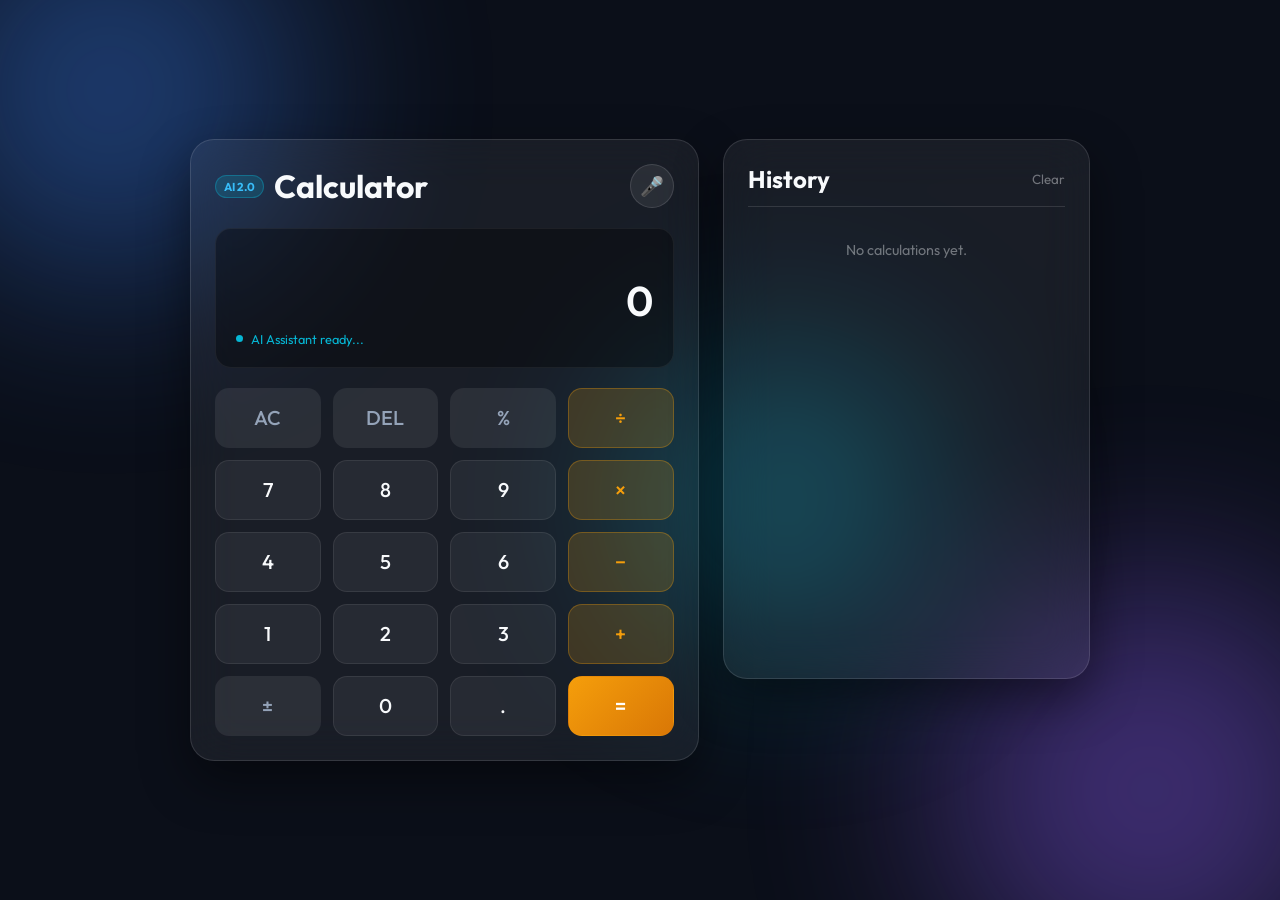
<file: public/standalone/index.html>
<!DOCTYPE html>
<html lang="en">
<head>
  <meta charset="UTF-8">
  <meta name="viewport" content="width=device-width, initial-scale=1.0">
  <title>AI Glassmorphism Calculator</title>
  <link rel="stylesheet" href="style.css">
  <link rel="preconnect" href="https://fonts.googleapis.com">
  <link rel="preconnect" href="https://fonts.gstatic.com" crossorigin>
  <link href="https://fonts.googleapis.com/css2?family=Outfit:wght@300;400;500;600;700&display=swap" rel="stylesheet">
</head>
<body>
  <div class="glow-orb orb-1"></div>
  <div class="glow-orb orb-2"></div>
  <div class="glow-orb orb-3"></div>

  <div class="app-container">
    <main class="calculator-card glass">
      <header class="calc-header">
        <div class="brand">
          <span class="brand-badge">AI 2.0</span>
          <h1>Calculator</h1>
        </div>
        <button id="voice-btn" class="icon-btn voice-btn" title="Click to speak (e.g. '25 times 4' or '15% of 80')">
          <span class="mic-icon">🎤</span>
        </button>
      </header>

      <section class="display-container">
        <div id="prev-operation" class="prev-display"></div>
        <div id="current-display" class="current-display">0</div>
        <div class="ai-status-wrapper">
          <span class="status-dot" id="status-dot"></span>
          <span id="ai-status" class="ai-status">AI Assistant ready...</span>
        </div>
      </section>

      <section class="keypad">
        <button class="btn btn-action" onclick="clearDisplay()">AC</button>
        <button class="btn btn-action" onclick="deleteLast()">DEL</button>
        <button class="btn btn-action" onclick="appendOperator('%')">%</button>
        <button class="btn btn-operator" onclick="appendOperator('/')">÷</button>

        <button class="btn btn-num" onclick="appendNumber('7')">7</button>
        <button class="btn btn-num" onclick="appendNumber('8')">8</button>
        <button class="btn btn-num" onclick="appendNumber('9')">9</button>
        <button class="btn btn-operator" onclick="appendOperator('*')">×</button>

        <button class="btn btn-num" onclick="appendNumber('4')">4</button>
        <button class="btn btn-num" onclick="appendNumber('5')">5</button>
        <button class="btn btn-num" onclick="appendNumber('6')">6</button>
        <button class="btn btn-operator" onclick="appendOperator('-')">−</button>

        <button class="btn btn-num" onclick="appendNumber('1')">1</button>
        <button class="btn btn-num" onclick="appendNumber('2')">2</button>
        <button class="btn btn-num" onclick="appendNumber('3')">3</button>
        <button class="btn btn-operator" onclick="appendOperator('+')">+</button>

        <button class="btn btn-action" onclick="toggleSign()">±</button>
        <button class="btn btn-num" onclick="appendNumber('0')">0</button>
        <button class="btn btn-num" onclick="appendDecimal()">.</button>
        <button class="btn btn-equals" onclick="calculate()">=</button>
      </section>
    </main>

    <aside class="history-panel glass">
      <div class="history-header">
        <h2>History</h2>
        <button class="btn-text-clear" onclick="clearHistory()">Clear</button>
      </div>
      <ul id="history-list" class="history-list"></ul>
    </aside>
  </div>

  <script src="script.js"></script>
</body>
</html>
</file>
<file: public/standalone/style.css>
:root {
  --bg-deep: #0b0f19;
  --glass-surface: rgba(255, 255, 255, 0.06);
  --glass-border: rgba(255, 255, 255, 0.12);
  --glass-hover: rgba(255, 255, 255, 0.14);
  --text-primary: #f8fafc;
  --text-secondary: rgba(248, 250, 252, 0.65);
  --text-dim: rgba(248, 250, 252, 0.4);
  --accent-amber: #f59e0b;
  --accent-amber-glow: rgba(245, 158, 11, 0.35);
  --accent-rose: #f43f5e;
  --accent-cyan: #06b6d4;
  --font-family: 'Outfit', sans-serif;
}

* {
  box-sizing: border-box;
  margin: 0;
  padding: 0;
  font-family: var(--font-family);
}

body {
  min-height: 100vh;
  background-color: var(--bg-deep);
  color: var(--text-primary);
  display: flex;
  justify-content: center;
  align-items: center;
  overflow-x: hidden;
  padding: 24px 16px;
  position: relative;
}

.glow-orb {
  position: fixed;
  border-radius: 50%;
  filter: blur(100px);
  pointer-events: none;
  z-index: 0;
  opacity: 0.4;
}

.orb-1 { width: 380px; height: 380px; background: #3b82f6; top: -100px; left: -80px; }
.orb-2 { width: 420px; height: 420px; background: #8b5cf6; bottom: -100px; right: -80px; }
.orb-3 { width: 280px; height: 280px; background: #06b6d4; top: 40%; left: 50%; }

.app-container {
  display: flex;
  gap: 24px;
  max-width: 900px;
  width: 100%;
  z-index: 1;
}

.glass {
  background: var(--glass-surface);
  backdrop-filter: blur(24px);
  -webkit-backdrop-filter: blur(24px);
  border: 1px solid var(--glass-border);
  border-radius: 24px;
  box-shadow: 0 20px 50px rgba(0, 0, 0, 0.45);
}

.calculator-card {
  flex: 1.3;
  padding: 24px;
  display: flex;
  flex-direction: column;
}

.calc-header {
  display: flex;
  justify-content: space-between;
  align-items: center;
  margin-bottom: 20px;
}

.brand {
  display: flex;
  align-items: center;
  gap: 10px;
}

.brand-badge {
  background: rgba(6, 182, 212, 0.18);
  border: 1px solid rgba(6, 182, 212, 0.35);
  color: #38bdf8;
  font-size: 0.72rem;
  font-weight: 700;
  padding: 3px 8px;
  border-radius: 20px;
}

.voice-btn {
  background: rgba(255, 255, 255, 0.08);
  border: 1px solid var(--glass-border);
  border-radius: 50%;
  width: 44px;
  height: 44px;
  display: flex;
  align-items: center;
  justify-content: center;
  cursor: pointer;
  font-size: 1.2rem;
}

.voice-btn.listening {
  background: rgba(244, 63, 94, 0.3);
  border-color: var(--accent-rose);
  animation: pulse 1s infinite alternate;
}

@keyframes pulse {
  from { box-shadow: 0 0 0 0 rgba(244, 63, 94, 0.5); }
  to { box-shadow: 0 0 16px 4px rgba(244, 63, 94, 0.8); }
}

.display-container {
  background: rgba(0, 0, 0, 0.35);
  border: 1px solid rgba(255, 255, 255, 0.06);
  border-radius: 16px;
  padding: 20px;
  margin-bottom: 20px;
  display: flex;
  flex-direction: column;
  justify-content: flex-end;
  min-height: 130px;
  text-align: right;
  word-break: break-all;
}

.prev-display {
  font-size: 0.95rem;
  color: var(--text-secondary);
  min-height: 22px;
}

.current-display {
  font-size: 2.6rem;
  font-weight: 600;
  line-height: 1.15;
  margin: 6px 0;
}

.ai-status-wrapper {
  display: flex;
  align-items: center;
  gap: 8px;
  font-size: 0.8rem;
}

.status-dot {
  width: 7px;
  height: 7px;
  border-radius: 50%;
  background: var(--accent-cyan);
}

.status-dot.listening {
  background: var(--accent-rose);
}

.ai-status {
  color: var(--accent-cyan);
}

.keypad {
  display: grid;
  grid-template-columns: repeat(4, 1fr);
  gap: 12px;
}

.btn {
  height: 60px;
  border-radius: 14px;
  border: 1px solid transparent;
  font-size: 1.25rem;
  font-weight: 500;
  cursor: pointer;
  display: flex;
  align-items: center;
  justify-content: center;
  transition: all 0.15s ease;
}

.btn:active { transform: scale(0.96); }

.btn-num {
  background: var(--glass-surface);
  color: var(--text-primary);
  border-color: rgba(255, 255, 255, 0.08);
}
.btn-num:hover { background: var(--glass-hover); }

.btn-action {
  background: rgba(255, 255, 255, 0.08);
  color: #94a3b8;
}
.btn-action:hover { background: rgba(255, 255, 255, 0.16); color: #fff; }

.btn-operator {
  background: rgba(245, 158, 11, 0.18);
  color: var(--accent-amber);
  border-color: rgba(245, 158, 11, 0.3);
}
.btn-operator:hover {
  background: rgba(245, 158, 11, 0.3);
  box-shadow: 0 0 16px var(--accent-amber-glow);
}

.btn-equals {
  background: linear-gradient(135deg, #f59e0b, #d97706);
  color: #fff;
  font-weight: 600;
}
.btn-equals:hover {
  background: linear-gradient(135deg, #fbbf24, #f59e0b);
  box-shadow: 0 4px 20px rgba(245, 158, 11, 0.5);
}

.history-panel {
  flex: 0.9;
  padding: 24px;
  display: flex;
  flex-direction: column;
  max-height: 540px;
}

.history-header {
  display: flex;
  justify-content: space-between;
  align-items: center;
  padding-bottom: 12px;
  border-bottom: 1px solid var(--glass-border);
  margin-bottom: 14px;
}

.btn-text-clear {
  background: none;
  border: none;
  color: var(--text-dim);
  cursor: pointer;
}
.btn-text-clear:hover { color: var(--accent-rose); }

.history-list {
  list-style: none;
  overflow-y: auto;
  display: flex;
  flex-direction: column;
  gap: 10px;
}

.history-item {
  padding: 12px;
  background: rgba(0, 0, 0, 0.2);
  border: 1px solid rgba(255, 255, 255, 0.05);
  border-radius: 10px;
  cursor: pointer;
}
.history-item:hover { background: rgba(255, 255, 255, 0.08); }
.history-expr { font-size: 0.85rem; color: var(--text-secondary); margin-bottom: 2px; }
.history-result { font-size: 1.15rem; font-weight: 600; color: var(--accent-amber); }
.empty-history { color: var(--text-dim); text-align: center; padding: 20px; font-size: 0.9rem; }

@media (max-width: 768px) {
  .app-container { flex-direction: column; }
  .btn { height: 54px; }
}
</file>
